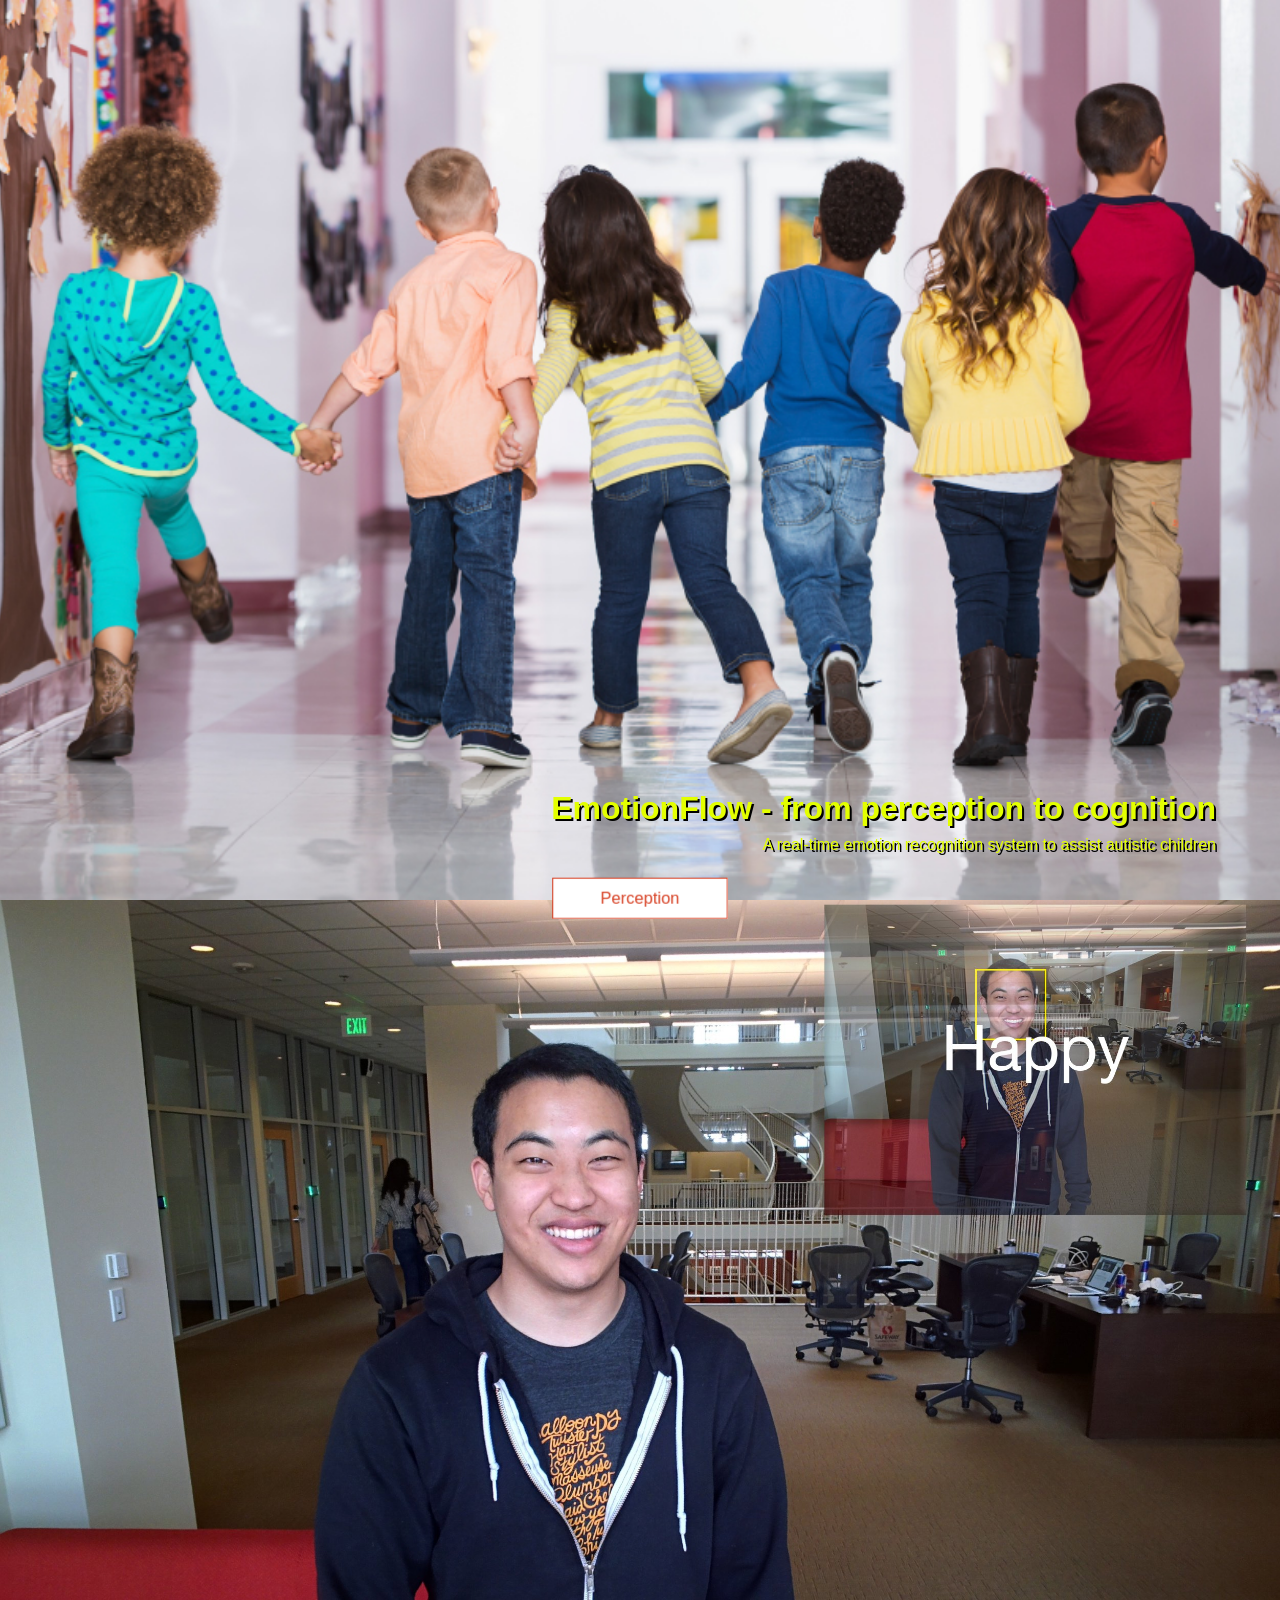
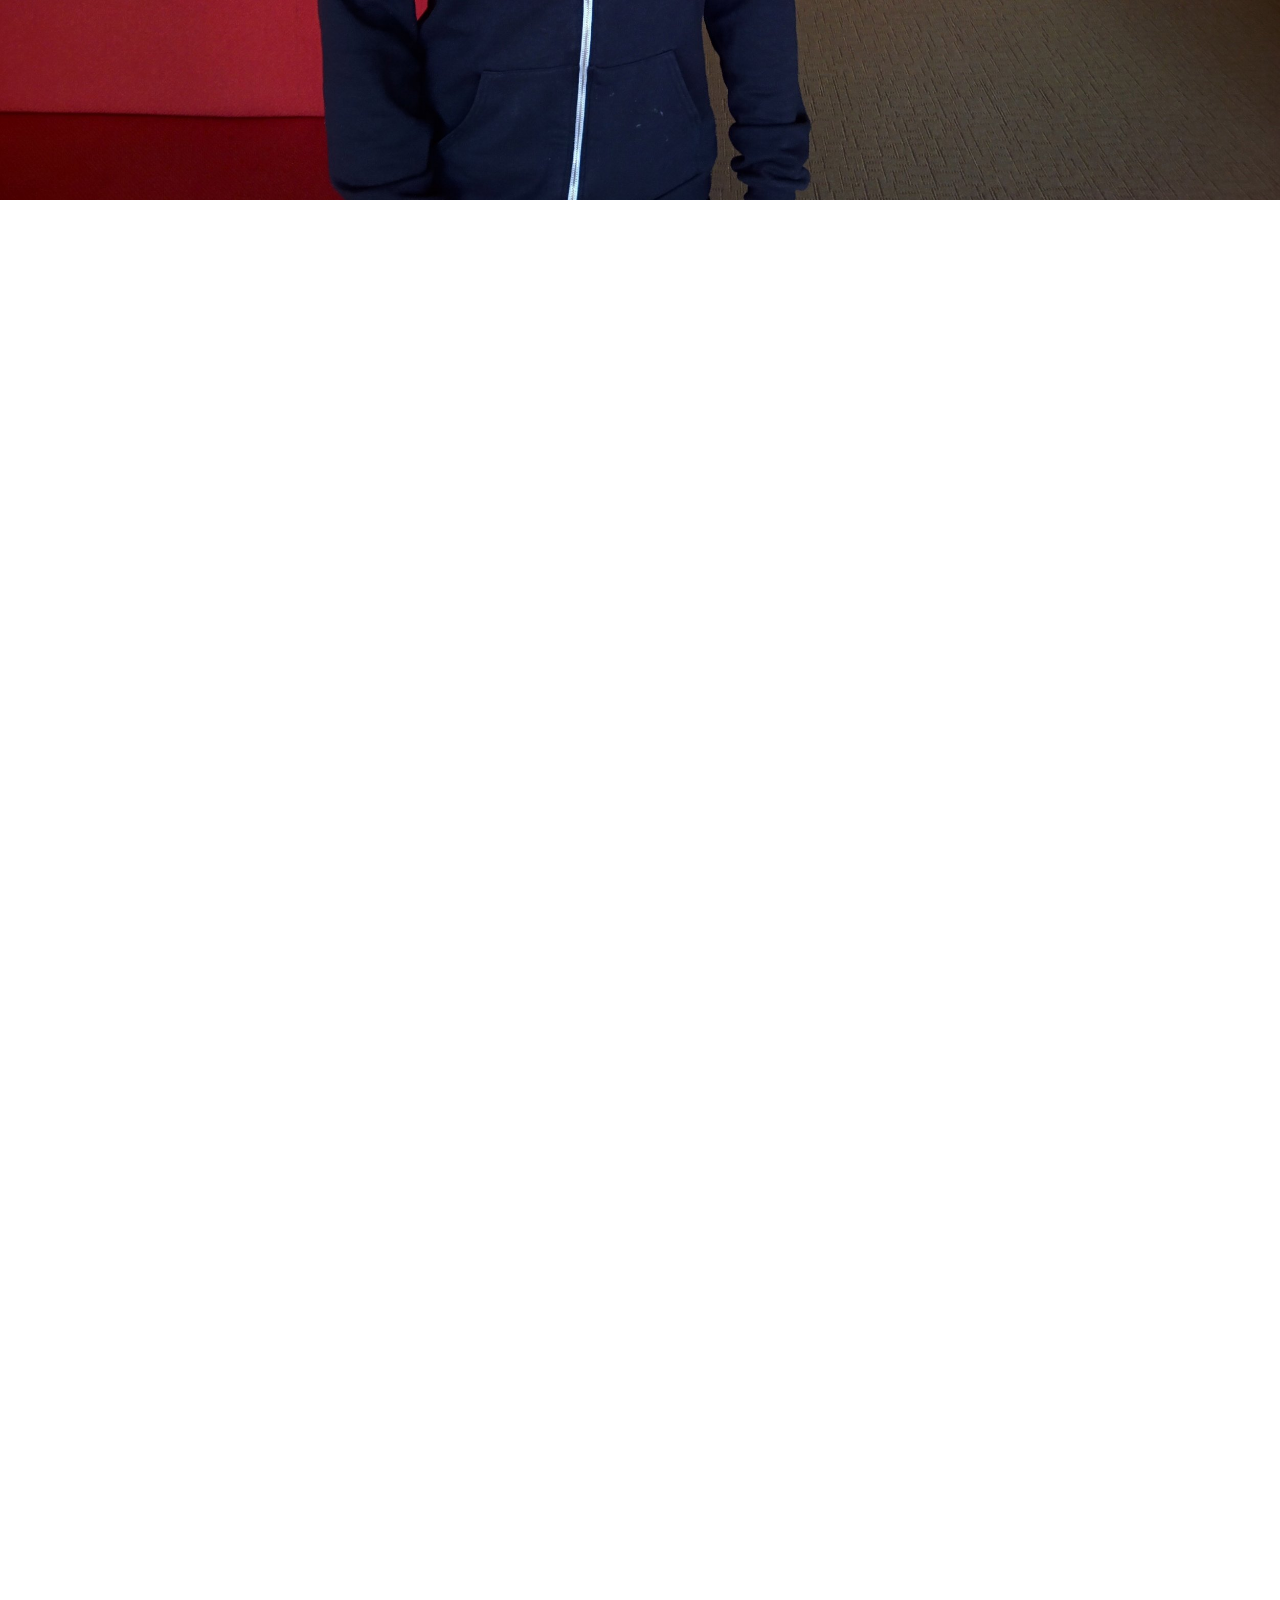
<file: index.html>
<!DOCTYPE html>
<!--[if lt IE 7]>      <html class="no-js lt-ie9 lt-ie8 lt-ie7"> <![endif]-->
<!--[if IE 7]>         <html class="no-js lt-ie9 lt-ie8"> <![endif]-->
<!--[if IE 8]>         <html class="no-js lt-ie9"> <![endif]-->
<!--[if gt IE 8]><!--> <html class="no-js"> <!--<![endif]-->
    <head>
        <meta charset="utf-8">
        <meta http-equiv="X-UA-Compatible" content="IE=edge,chrome=1">
        <title>EmotionFlow</title>
        <meta name="description" content="realtime emotion detection">
        
        <link rel="author" href="Vyom Sharma"/>

        <!--iOS -->
        <meta name="viewport" content="width=device-width, initial-scale=1.0">
        
        <!-- Place favicon.ico and apple-touch-icon.png in the root directory -->

        <link rel="stylesheet" href="css/normalize.css">
        <link rel="stylesheet" href="css/main.css">
        <script src="js/vendor/modernizr-2.6.2.min.js"></script>

    </head>
    <body>

        <!--[if lt IE 7]>
            <p class="chromeframe">You are using an <strong>outdated</strong> browser. Please <a href="http://browsehappy.com/">upgrade your browser</a> or <a href="http://www.google.com/chromeframe/?redirect=true">activate Google Chrome Frame</a> to improve your experience.</p>
        <![endif]-->

					
		<div id="page-content">
            
            <div id="slides-container">
                <div id="slides"
                    data-0="transform:translate(0%,0%);"
                    data-150p="transform:translate(0%,-50%);"
                    data-200p=""
                    data-300p="transform:translate(-50%,-50%);"
                    data-350p=""
                    data-450p="transform:translate(-50%,0%);"
                >
                    <div id="slide-1" class="slide">
                        <div class="caption"
                            data-40p="opacity: 1; transform:translate(0px,0px);"
                            data-70p="opacity: 0; transform:translate(0px,-100%);"
                            data-anchor-target="#helper"
                        >
                            <h1 class='head1'>EmotionFlow - from perception to cognition</h1>
                            <p class='headp1'>A real-time emotion recognition system to assist autistic children</p>
                        </div>
                    </div>
                    <div id="slide-2" class="slide">
                        <div class="caption"
                            data-130p="opacity: 0; transform:translate(0px,-200%);"
                            data-180p="opacity: 1; transform:translate(0px,0px);"
                            data-250p=""
                            data-280p="opacity: 0; transform:translate(-100px,0px);"
                            data-anchor-target="#helper"
                        >
                           
                            <h1>Autism Spectrum Disorder -ASD</h1>
                            <p>Currently, many autistic children learn to read facial expressions by working with therapists who use flashcards with faces expressing different emotions. We hope this technology can provide a convenient, affordable therapy that families can do at home.</p>
                        </div>
                        <!--button-code-->
                           <div id="perspective">

        <div class="myBox"
            data--20p-bottom="transform: rotateX(-90deg)"
            data--50p-bottom="transform: rotateX(0deg)"
        >
            <div class="myBoxB">
              <span> Perception</span>
            </div> 
         Cognition
         </div>
        </div>
                           <!--button ends-->
                    </div>
                    
                    
                    <div id="slide-3" class="slide">
                        <div class="caption"
                            data-250p="opacity: 0; transform:translate(300px,0px);"
                            data-300p="opacity: 1; transform:translate(0px,0px);"
                            data-anchor-target="#helper"
                        >
                            <h1>Economics</h1>
                            <p>Autism services cost U.S. citizens $236-262 billion annually. Out of this $61-66 billion accounts for the children. Children and adolescents with ASD had average medical expenditures that exceeded those without ASD by $4,110–$6,200 per year. In addition to medical costs, intensive behavioral interventions for children with ASD cost $40,000 to $60,000 per child per year.</p>
                        </div>
                    </div>
                    
                    
                    <div id="slide-4" class="slide">
                        <div class="caption"
                            data-430p="opacity: 0;"
                            data-450p="opacity: 1;"
                            data-anchor-target="#helper"
                        >
                            <h1>CODE</h1>
                            <p><a href="https://github.com/vyomshm/TenseEmotion">View Project Source:Github- details to run the demo is in the readme file.</a></p>
                        </div>
                        
                        <!--button-code-->
                           
                </div>
            </div>

            <div id="helper">
                <div class="marker red"></div>
                <div class="marker green"></div>
                <div class="marker blue"></div>
                <div class="marker yellow"></div>
            </div>





		</div>
        
        <script src="js/skrollr.min.js"></script>
        <script type="text/javascript">
            var s = skrollr.init();
        </script>
        

    </body>
</html>
</file>
<file: css/main.css>
/* ==========================================================================
   Chrome Frame prompt
   ========================================================================== */

.chromeframe {
    margin: 0.2em 0;
    background: #ccc;
    color: #000;
    padding: 0.2em 0;
}

/* ==========================================================================
   Author's custom styles
   ========================================================================== */

html, body {
    width:100%;
    height:100%;
}

.caption {
    position: absolute;
    bottom: 5%;
    right: 5%;
    text-align: right;
    color: #fff;
    text-shadow: 2px 2px #000000
}
.caption .head1,.headp1{
    color: #e3ff00;
    text-shadow: 2px 2px #000000;
}
p, h1 { margin: 0; }
h1 { margin-bottom: 0.2em; }
p { line-height: 1.333em; }
 
/* full width/height container */
#slides-container {
    width: 100%;
    height: 100%;
    overflow: hidden;
}
 
/* double the height/width of a viewport */
#slides {
    width: 200%;
    height: 200%;
    position: fixed;
    top: 0;
    left: 0;
}
.slide {
    position:absolute;
    top:0;
    left:0;
    width:50%;
    height:50%;
}
#slide-1 {
    background: url('../img/bcg_slide-1.jpg') no-repeat center center;
    background-size: cover;
}
#slide-2 {
    background: url('../img/aut2.png') no-repeat center center;
    background-size: cover;
    -webkit-transform: translate(0,100%);
    -ms-transform: translate(0,100%);
    transform: translate(0,100%);
}
#slide-3 {
    background: url('../img/aut.png') no-repeat center center;
    background-size: cover;
    -webkit-transform: translate(100%,100%);
    -ms-transform: translate(100%,100%);
    transform: translate(100%,100%);
}
#slide-3 .caption {
    left: 5%;
    right: auto;
    color: #fff;
    text-shadow: 2px 2px #000000;
}
#slide-4 {
    background: url('../img/bcg_slide-4.jpg') no-repeat center center;
    background-size: cover;
    -webkit-transform: translate(100%,0%);
    -ms-transform: translate(100%,0%);
    transform: translate(100%,0%);
}
#slide-4 .caption {
    right: auto;
    left: 5%;
    top: 5%;
    bottom: auto;
    color: #fff;
}

#helper {
    position:absolute;
    left:0;
    top: 0;
    height:600%;
    width: 0;
}
.marker {
    height: 25%;
    width: 100%;
}
.red {
    background-color: red;
}
.green {
    background-color: green;
}
.blue {
    background-color: blue;
}
.yellow {
    background-color: yellow;
}


/*button css*/
body{
    padding-top: 100vh;
    height: 4000px;
}
#page-content{
    text-align: center;
}
.myBox{
    width: 170px;
    margin: 0 auto;
    color: #fff;
    position: relative;
    padding: 10px 0;
    background-color: #d73f22;
    transform: rotateX(-90deg);
    transform-style: preserve-3d;
    backface-visibility: hidden;
}
.myBoxB{
    width: 170px;
    position: absolute;
    top: 0;
    left: 0;
    transform-origin: center top;
    transform: rotateX(-90deg);

}
.myBoxB span{
    display: block;
    padding: 10px 0;
    background-color: #fff;
    border: 1px #d73f22 solid;
    color: #d73f22;
    transform: rotateX(-180deg);
}

#perspective{
    perspective: 600px;
}

/*button code ends*/
/* ==========================================================================
   Helper classes
   ========================================================================== */

/*
 * Image replacement
 */

.ir {
    background-color: transparent;
    border: 0;
    overflow: hidden;
    /* IE 6/7 fallback */
    *text-indent: -9999px;
}

.ir:before {
    content: "";
    display: block;
    width: 0;
    height: 150%;
}

/*
 * Hide from both screenreaders and browsers: h5bp.com/u
 */

.hidden {
    display: none !important;
    visibility: hidden;
}

/*
 * Hide only visually, but have it available for screenreaders: h5bp.com/v
 */

.visuallyhidden {
    border: 0;
    clip: rect(0 0 0 0);
    height: 1px;
    margin: -1px;
    overflow: hidden;
    padding: 0;
    position: absolute;
    width: 1px;
}

/*
 * Extends the .visuallyhidden class to allow the element to be focusable
 * when navigated to via the keyboard: h5bp.com/p
 */

.visuallyhidden.focusable:active,
.visuallyhidden.focusable:focus {
    clip: auto;
    height: auto;
    margin: 0;
    overflow: visible;
    position: static;
    width: auto;
}

/*
 * Hide visually and from screenreaders, but maintain layout
 */

.invisible {
    visibility: hidden;
}

/*
 * Clearfix: contain floats
 *
 * For modern browsers
 * 1. The space content is one way to avoid an Opera bug when the
 *    `contenteditable` attribute is included anywhere else in the document.
 *    Otherwise it causes space to appear at the top and bottom of elements
 *    that receive the `clearfix` class.
 * 2. The use of `table` rather than `block` is only necessary if using
 *    `:before` to contain the top-margins of child elements.
 */

.clearfix:before,
.clearfix:after {
    content: " "; /* 1 */
    display: table; /* 2 */
}

.clearfix:after {
    clear: both;
}

/*
 * For IE 6/7 only
 * Include this rule to trigger hasLayout and contain floats.
 */

.clearfix {
    *zoom: 1;
}

/* ==========================================================================
   EXAMPLE Media Queries for Responsive Design.
   These examples override the primary ('mobile first') styles.
   Modify as content requires.
   ========================================================================== */

@media only screen and (min-width: 35em) {
    /* Style adjustments for viewports that meet the condition */
    
    /* =Caption style */
    .caption {
        text-align: right;
    }
    #slide-3 .caption,
    #slide-4 .caption {
        text-align: left;
    }
}

@media print,
       (-o-min-device-pixel-ratio: 5/4),
       (-webkit-min-device-pixel-ratio: 1.25),
       (min-resolution: 120dpi) {
    /* Style adjustments for high resolution devices */
}

/* ==========================================================================
   Print styles.
   Inlined to avoid required HTTP connection: h5bp.com/r
   ========================================================================== */

@media print {
    * {
        background: transparent !important;
        color: #000 !important; /* Black prints faster: h5bp.com/s */
        box-shadow: none !important;
        text-shadow: none !important;
    }

    a,
    a:visited {
        text-decoration: underline;
    }

    a[href]:after {
        content: " (" attr(href) ")";
    }

    abbr[title]:after {
        content: " (" attr(title) ")";
    }

    /*
     * Don't show links for images, or javascript/internal links
     */

    .ir a:after,
    a[href^="javascript:"]:after,
    a[href^="#"]:after {
        content: "";
    }

    pre,
    blockquote {
        border: 1px solid #999;
        page-break-inside: avoid;
    }

    thead {
        display: table-header-group; /* h5bp.com/t */
    }

    tr,
    img {
        page-break-inside: avoid;
    }

    img {
        max-width: 100% !important;
    }

    @page {
        margin: 0.5cm;
    }

    p,
    h2,
    h3 {
        orphans: 3;
        widows: 3;
    }

    h2,
    h3 {
        page-break-after: avoid;
    }
}

/* 
	Ok so you have made it this far, that means you are very keen to on my code. 

*/
</file>
